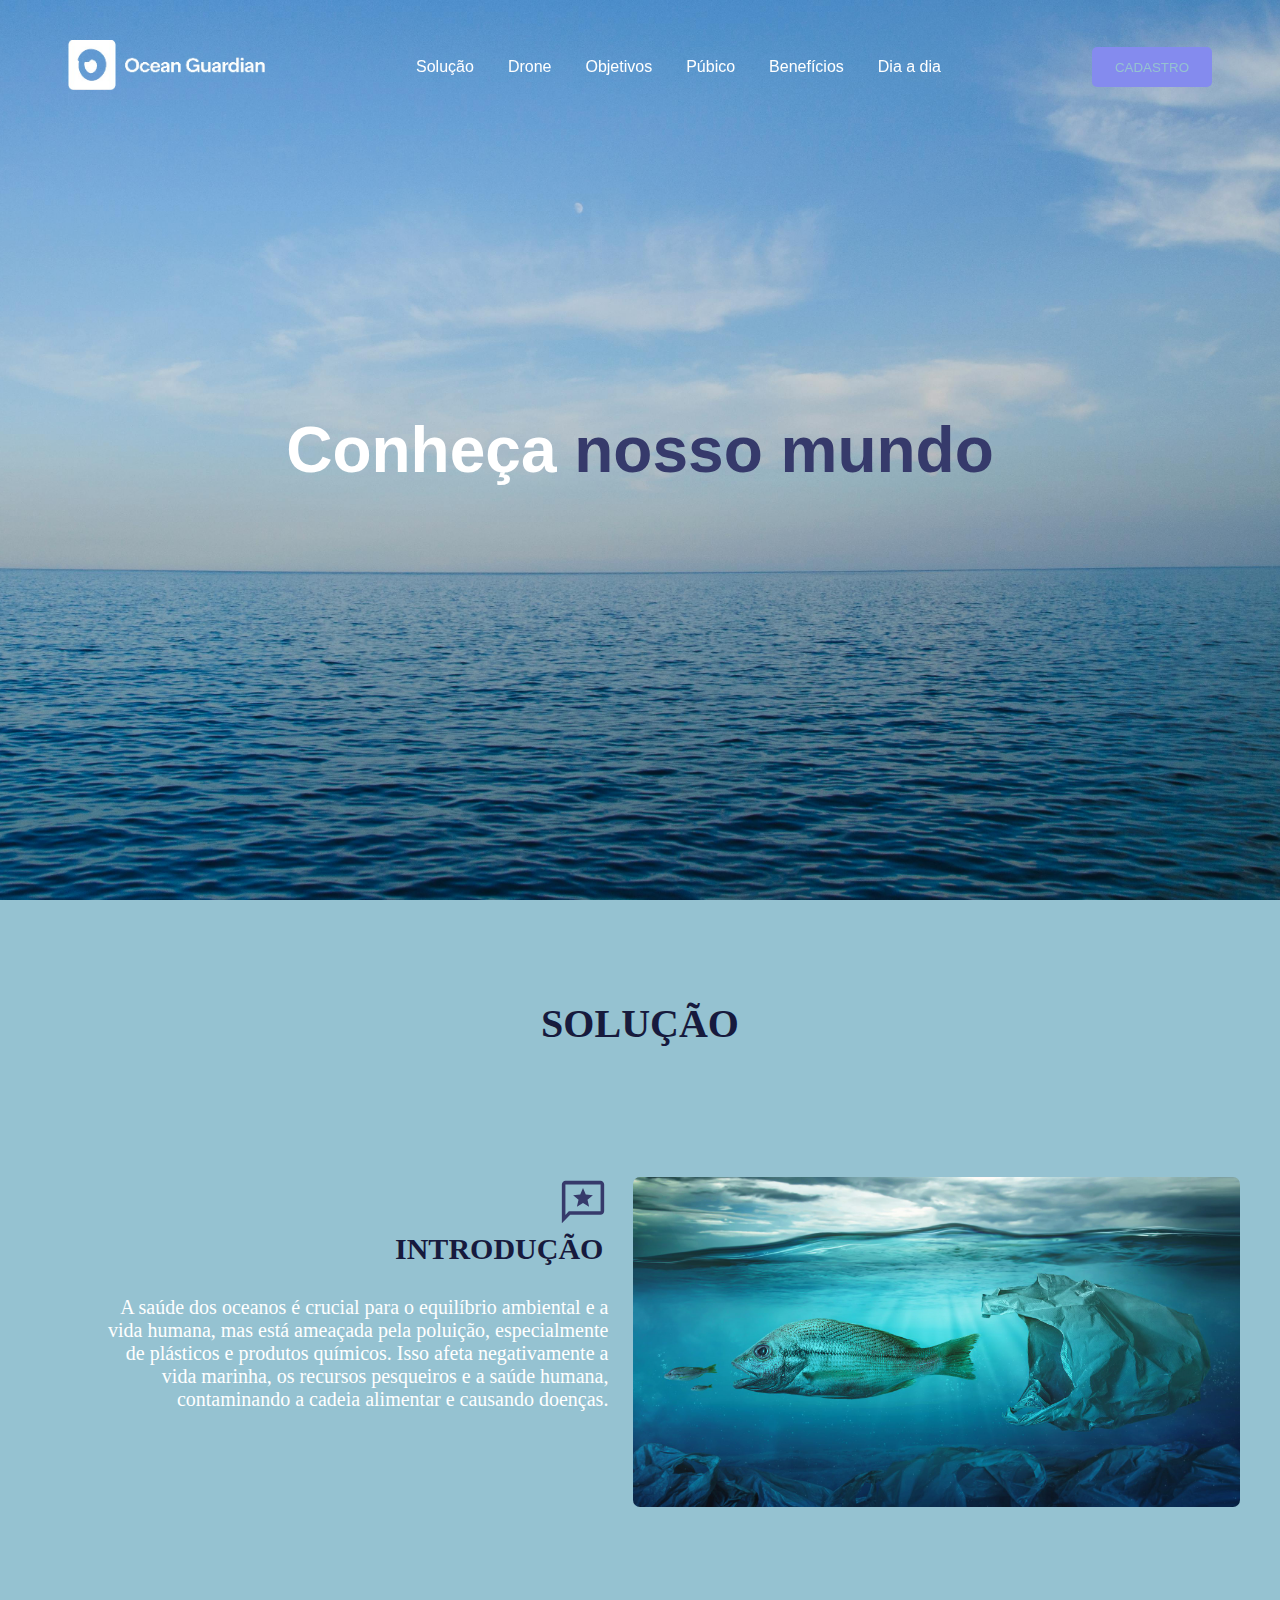
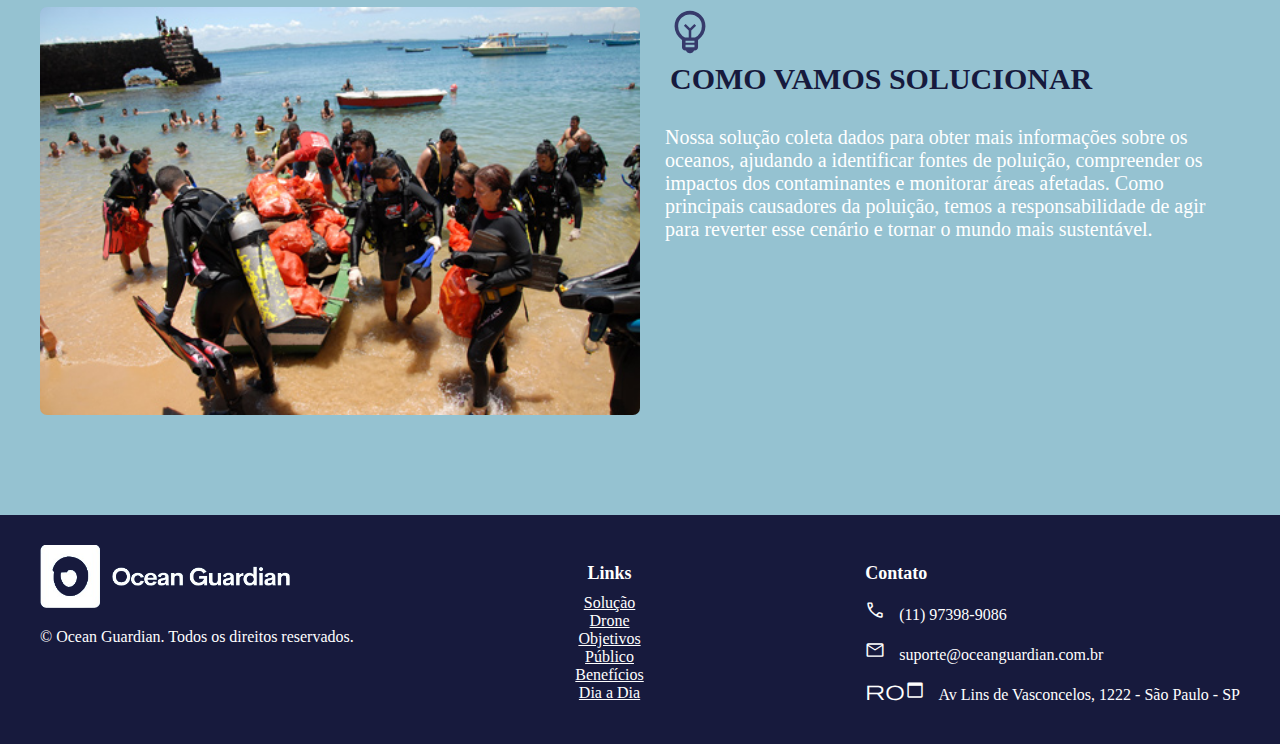
<file: html/index.html>
<!DOCTYPE html>
<html lang="pt-BR">
<head>
    <meta charset="UTF-8">
    <meta name="viewport" content="width=device-width, initial-scale=1.0">
    <title>Ocean Guardian</title>
    <link rel="stylesheet" href="../css/style.css">
    <link rel="stylesheet" href="https://fonts.googleapis.com/css2?family=Material+Symbols+Outlined:opsz,wght,FILL,GRAD@20..48,100..700,0..1,-50..200" />
</head>
<body>
    <header id="navbar"> 
        <div class="container">
          <div class="flex">   
            <a href="index.html"><img src="../img/logoOG.png" alt="logo" height="50px"/></a>
            <nav>
              <ul>
                <li><a href="index.html">Solução</a></li>
                <li><a href="secao2.html">Drone</a></li>
                <li><a href="secao3.html">Objetivos</a></li>
                <li><a href="secao3.html">Púbico</a></li>
                <li><a href="secao4.html">Benefícios</a></li>
                <li><a href="secao4.html">Dia a dia</a></li>
              </ul>
            </nav>
            <a href="secaocadastro.html"><button class="btn">CADASTRO</button> </a>
          </div>  
        </div>
    </header>
    <section class="banner">
        <h1>Conheça<span> nosso mundo</span></h1>
    </section>
    <div class="solucao">
        <h1>SOLUÇÃO</h1>
        <div class= "imgintroducao">
            <img src="../img/solucao.jpeg" height="330px">
            <div class="introducao">
                <span class="material-symbols-outlined" style="font-size: 50px;">reviews</span>
                <h2>INTRODUÇÃO</h2>
                <p>A saúde dos oceanos é crucial para o equilíbrio ambiental e a vida humana, mas está ameaçada pela poluição, especialmente de plásticos e produtos químicos. Isso afeta negativamente a vida marinha, os recursos pesqueiros e a saúde humana, contaminando a cadeia alimentar e causando doenças.</p>
            </div>
        </div>
        <div class="solucionar">
            <img src="../img/solucao2.jpg" height="408px" width="600px">
            <div class="bodysolucionar">
                <span class="material-symbols-outlined" style="font-size: 50px;">emoji_objects</span>
                <h2> COMO VAMOS SOLUCIONAR</h2>
                <p>Nossa solução coleta dados para obter mais informações sobre os oceanos, ajudando a identificar fontes de poluição, compreender os impactos dos contaminantes e monitorar áreas afetadas. Como principais causadores da poluição, temos a responsabilidade de agir para reverter esse cenário e tornar o mundo mais sustentável.</p>
            </div>
        </div>
    </div>
    <footer class="footer">
        <div class="container">
          <div class="footer-content">
            <div class="footer-section about">
              <img src="../img/logoOG.png" width="250px">
              <div className="footer-bottom">
            <p>
              &copy; Ocean Guardian. Todos os direitos reservados.
            </p>
          </div>
            </div>
            <div class="footer-section links">
              <h3>Links</h3>
              <ul>
                <li><a href="./index.html">Solução</a></li>
                <li><a href="./secao2.html">Drone</a></li>
                <li><a href="./secao3.html">Objetivos</a></li>
                <li><a href="./secao3.html">Público</a></li>
                <li><a href="./secao4.html">Benefícios</a></li>
                <li><a href="./secao4.html">Dia a Dia</a></li>
              </ul>
            </div>
            <div class="footer-section contact">
              <h3>Contato</h3>
              <p>
                <span class="material-symbols-outlined" style="font-size: 20px;">call</span>
                (11) 97398-9086
              </p>
              <p>
                <span class="material-symbols-outlined" style="font-size: 20px;">mail</span>
                suporte@oceanguardian.com.br
              </p>
              <p>
                <span class="material-symbols-outlined" style="font-size: 20px;">road</span> 
                Av Lins de Vasconcelos, 1222 - São Paulo - SP
              </p>
            </div>
          </div>
        </div>
      </footer>  
    <script src="../js/script.js"></script>
</body>
</html>
</file>
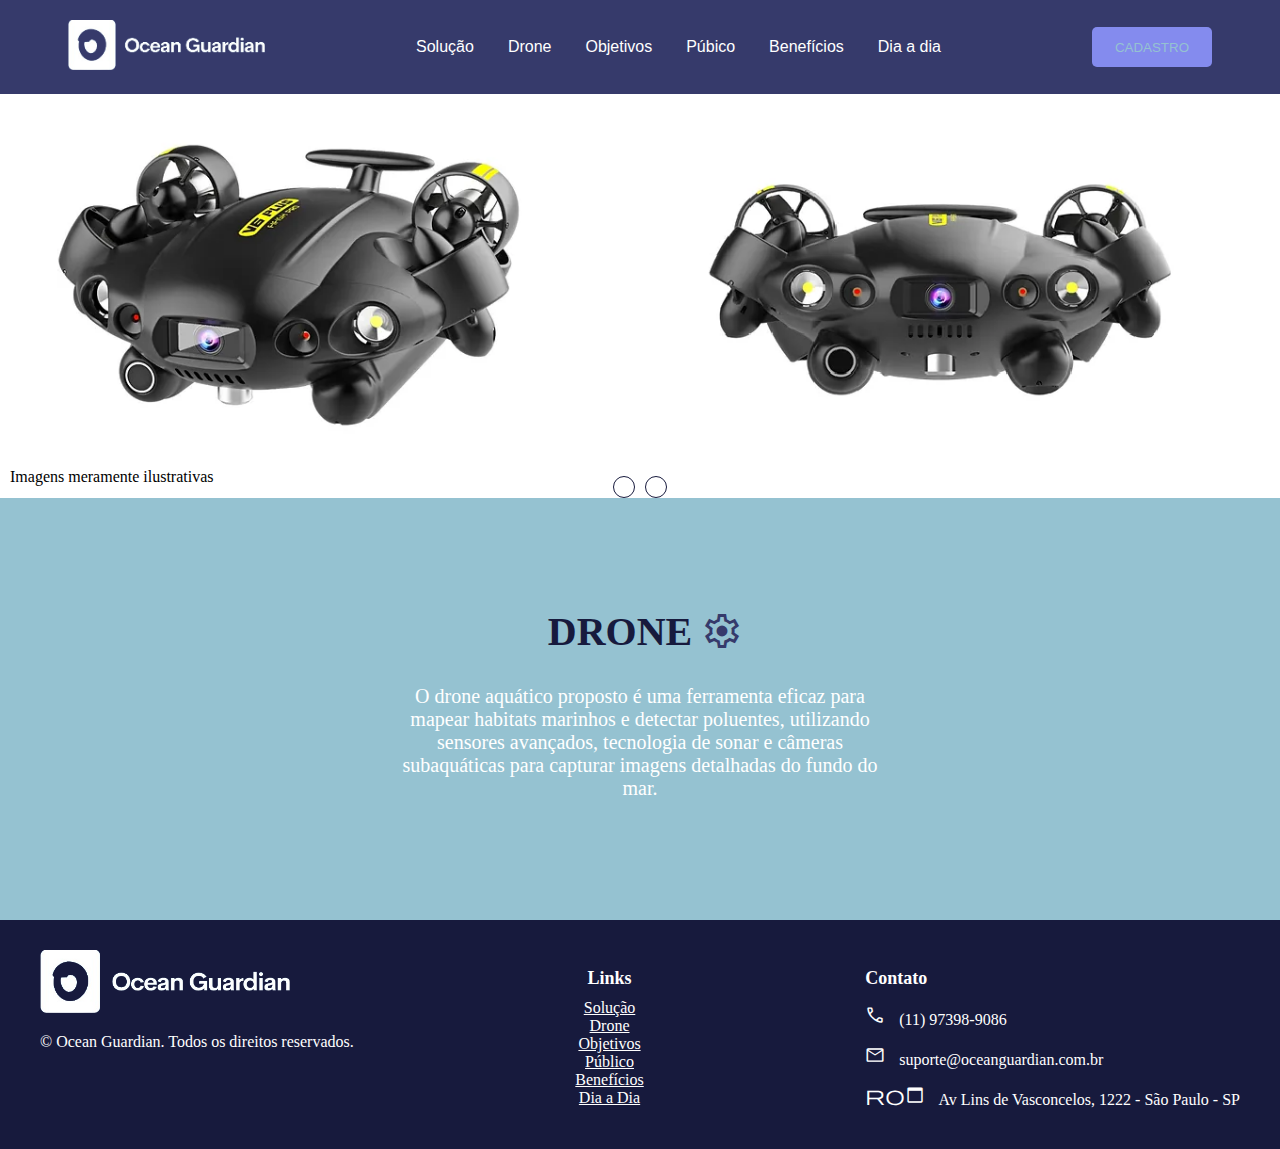
<file: html/secao2.html>
<!DOCTYPE html>
<html lang="pt-BR">
<head>
    <meta charset="UTF-8">
    <meta name="viewport" content="width=device-width, initial-scale=1.0">
    <title>Ocean Guardian</title>
    <link rel="stylesheet" href="../css/secao2.css">
    <link rel="stylesheet" href="https://fonts.googleapis.com/css2?family=Material+Symbols+Outlined:opsz,wght,FILL,GRAD@20..48,100..700,0..1,-50..200" />
</head>
<body>
    <header id="navbar"> 
        <div class="container">

            <div class="flex">
                
            <a href="index.html"><img src="../img/logoOG.png" alt="logo" height="50px"/></a>
            <nav>
                <ul>
                    <li><a href="index.html">Solução</a></li>
                    <li><a href="secao2.html">Drone</a></li>
                    <li><a href="secao3.html">Objetivos</a></li>
                    <li><a href="secao3.html">Púbico</a></li>
                    <li><a href="secao4.html">Benefícios</a></li>
                    <li><a href="secao4.html">Dia a dia</a></li>
                </ul>
            </nav>
            <a href="secaocadastro.html"><button class="btn">CADASTRO</button></a>
            </div>  
        </div>
    </header>

   <section class="carousel">
    <div class="slides">
      <input type="radio" name="radio-btn" id="radio1">
      <input type="radio" name="radio-btn" id="radio2">

      <div class="img first">
        <img src="../img/carousel1.png">
      </div>
      <div class="img">
        <img src="../img/carousel2.png">
      </div>
      <p>Imagens meramente ilustrativas</p>    
     </div>
    <div class="nav-manual">
      <label for="radio1" class="manual-btn1"></label>
      <label for="radio2" class="manual-btn2"></label>
    </div>
   </section>
   <div class="drone">
    <div class="txth1">
    <h1>DRONE</h1>
    <span class="material-symbols-outlined" style="font-size: 40px;">settings</span>
    </div>
    <p>
      O drone aquático proposto é uma ferramenta eficaz para mapear habitats marinhos e detectar poluentes, utilizando sensores avançados, tecnologia de sonar e câmeras subaquáticas para capturar imagens detalhadas do fundo do mar.</p>
   </div>

    <footer class="footer">
        <div class="container">
          <div class="footer-content">
            <div class="footer-section about">
              <img src="../img/logoOG.png" width="250px">
              <div className="footer-bottom">
            <p>
              &copy; Ocean Guardian. Todos os direitos reservados.
            </p>
          </div>
            </div>
            <div class="footer-section links">
              <h3>Links</h3>
              <ul>
                <li><a href="./index.html">Solução</a></li>
                <li><a href="./secao2.html">Drone</a></li>
                <li><a href="./secao3.html">Objetivos</a></li>
                <li><a href="./secao3.html">Público</a></li>
                <li><a href="./secao4.html">Benefícios</a></li>
                <li><a href="./secao4.html">Dia a Dia</a></li>
              </ul>
            </div>
            <div class="footer-section contact">
              <h3>Contato</h3>
              <p>
                <span class="material-symbols-outlined" style="font-size: 20px;">call</span>
                (11) 97398-9086
              </p>
              <p>
                <span class="material-symbols-outlined" style="font-size: 20px;">mail</span>
                suporte@oceanguardian.com.br
              </p>
              <p>
                <span class="material-symbols-outlined" style="font-size: 20px;">road</span> 
                Av Lins de Vasconcelos, 1222 - São Paulo - SP
              </p>
            </div>
          </div>
        </div>
      </footer> 
      <script src="../js/script.js"></script>
</body>
</html>
</file>
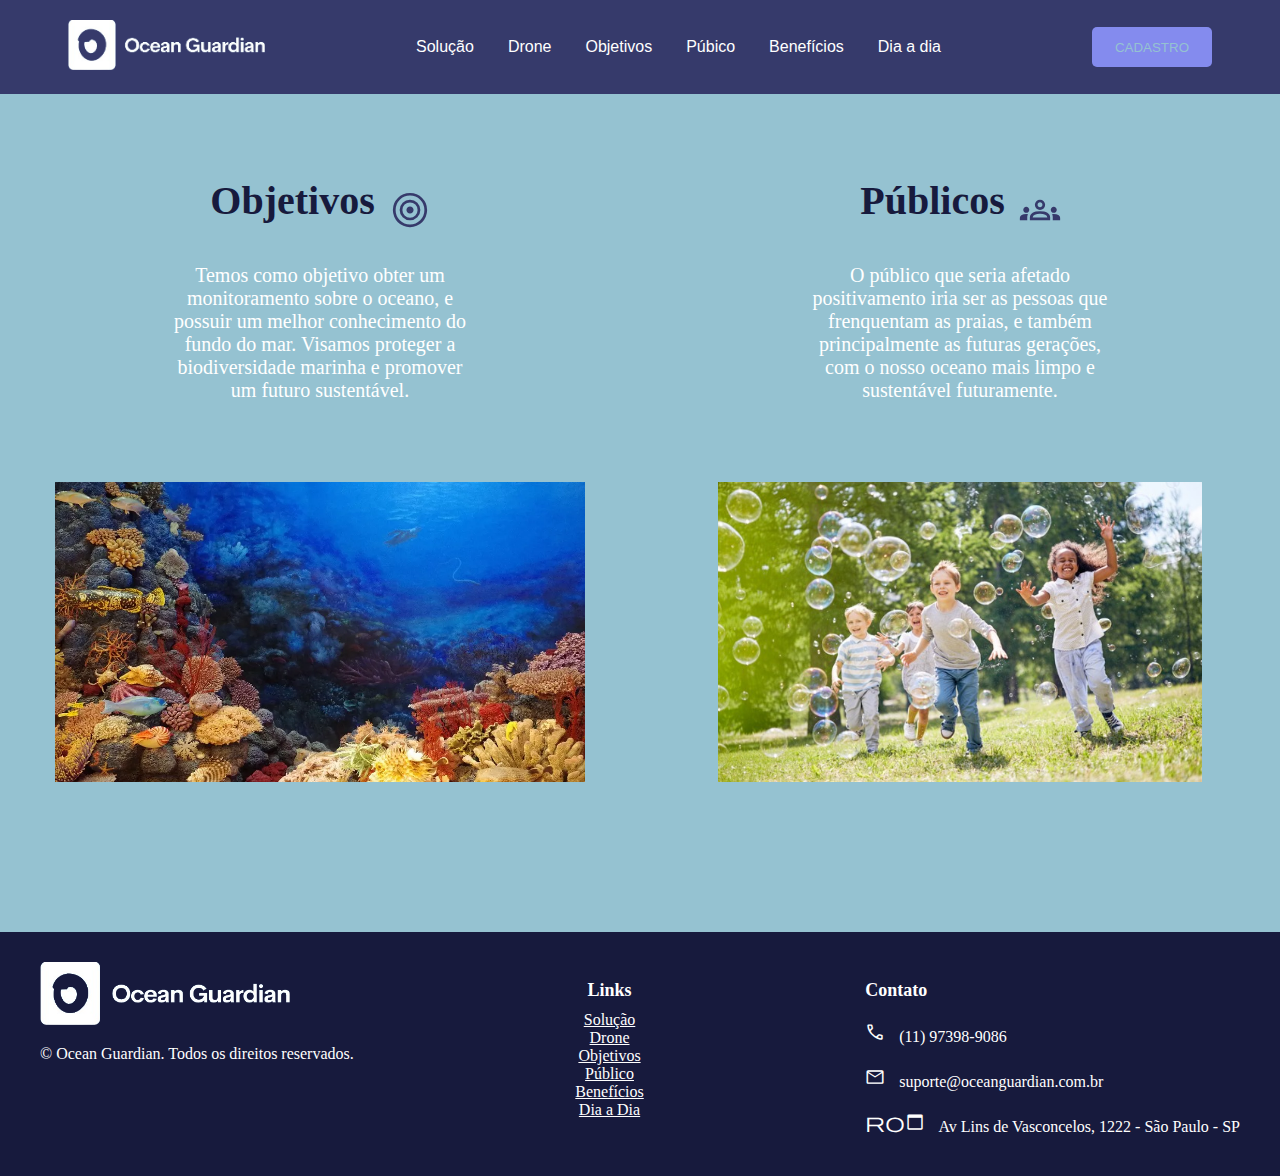
<file: html/secao3.html>
<!DOCTYPE html>
<html lang="pt-BR">
<head>
    <meta charset="UTF-8">
    <meta name="viewport" content="width=device-width, initial-scale=1.0">
    <title>Ocean Guardian</title>
    <link rel="stylesheet" href="../css/secao3.css">
    <link rel="stylesheet" href="https://fonts.googleapis.com/css2?family=Material+Symbols+Outlined:opsz,wght,FILL,GRAD@20..48,100..700,0..1,-50..200" />
</head>
<body>
    <header id="navbar"> 
        <div class="container">

            <div class="flex">
                
            <a href="index.html"><img src="../img/logoOG.png" alt="logo" height="50px"/></a>
            <nav>
                <ul>
                    <li><a href="index.html">Solução</a></li>
                    <li><a href="secao2.html">Drone</a></li>
                    <li><a href="secao3.html">Objetivos</a></li>
                    <li><a href="secao3.html">Púbico</a></li>
                    <li><a href="secao4.html">Benefícios</a></li>
                    <li><a href="secao4.html">Dia a dia</a></li>
                </ul>
            </nav>
            <a href="secaocadastro.html"><button class="btn">CADASTRO</button> </a>
            </div>  
        </div>
    </header>
    <div class="main">
      <section class="obj">
        <div class="h1icon">
        <h1>Objetivos</h1>
        <span class="material-symbols-outlined" style="font-size: 40px;">target</span>
        </div>
        <p>Temos como objetivo obter um monitoramento sobre o oceano, e possuir um melhor conhecimento do fundo do mar. Visamos proteger a biodiversidade marinha e promover um futuro sustentável.</p>
        <img src="../img/obj.png" height="300px">
      </section>
      <section class="pub">
        <div class="h1icon">
        <h1>Públicos</h1>
        <span class="material-symbols-outlined" style="font-size: 40px;">groups</span>
        </div>
        <p>O público que seria afetado positivamento iria ser as pessoas que frenquentam as praias, e também principalmente as futuras gerações, com o nosso oceano mais limpo e sustentável futuramente.</p>
        <img src="../img/fg.jpg" height="300px">
      </section>
    </div>
    <footer class="footer">
        <div class="container">
          <div class="footer-content">
            <div class="footer-section about">
              <img src="../img/logoOG.png" width="250px">
              <div className="footer-bottom">
            <p>
              &copy; Ocean Guardian. Todos os direitos reservados.
            </p>
          </div>
            </div>
            <div class="footer-section links">
              <h3>Links</h3>
              <ul>
                <li><a href="./index.html">Solução</a></li>
                <li><a href="./secao2.html">Drone</a></li>
                <li><a href="./secao3.html">Objetivos</a></li>
                <li><a href="./secao3.html">Público</a></li>
                <li><a href="./secao4.html">Benefícios</a></li>
                <li><a href="./secao4.html">Dia a Dia</a></li>
              </ul>
            </div>
            <div class="footer-section contact">
              <h3>Contato</h3>
              <p>
                <span class="material-symbols-outlined" style="font-size: 20px;">call</span>
                (11) 97398-9086
              </p>
              <p>
                <span class="material-symbols-outlined" style="font-size: 20px;">mail</span>
                suporte@oceanguardian.com.br
              </p>
              <p>
                <span class="material-symbols-outlined" style="font-size: 20px;">road</span> 
                Av Lins de Vasconcelos, 1222 - São Paulo - SP
              </p>
            </div>
          </div>
        </div>
      </footer> 
</body>
</html>
</file>
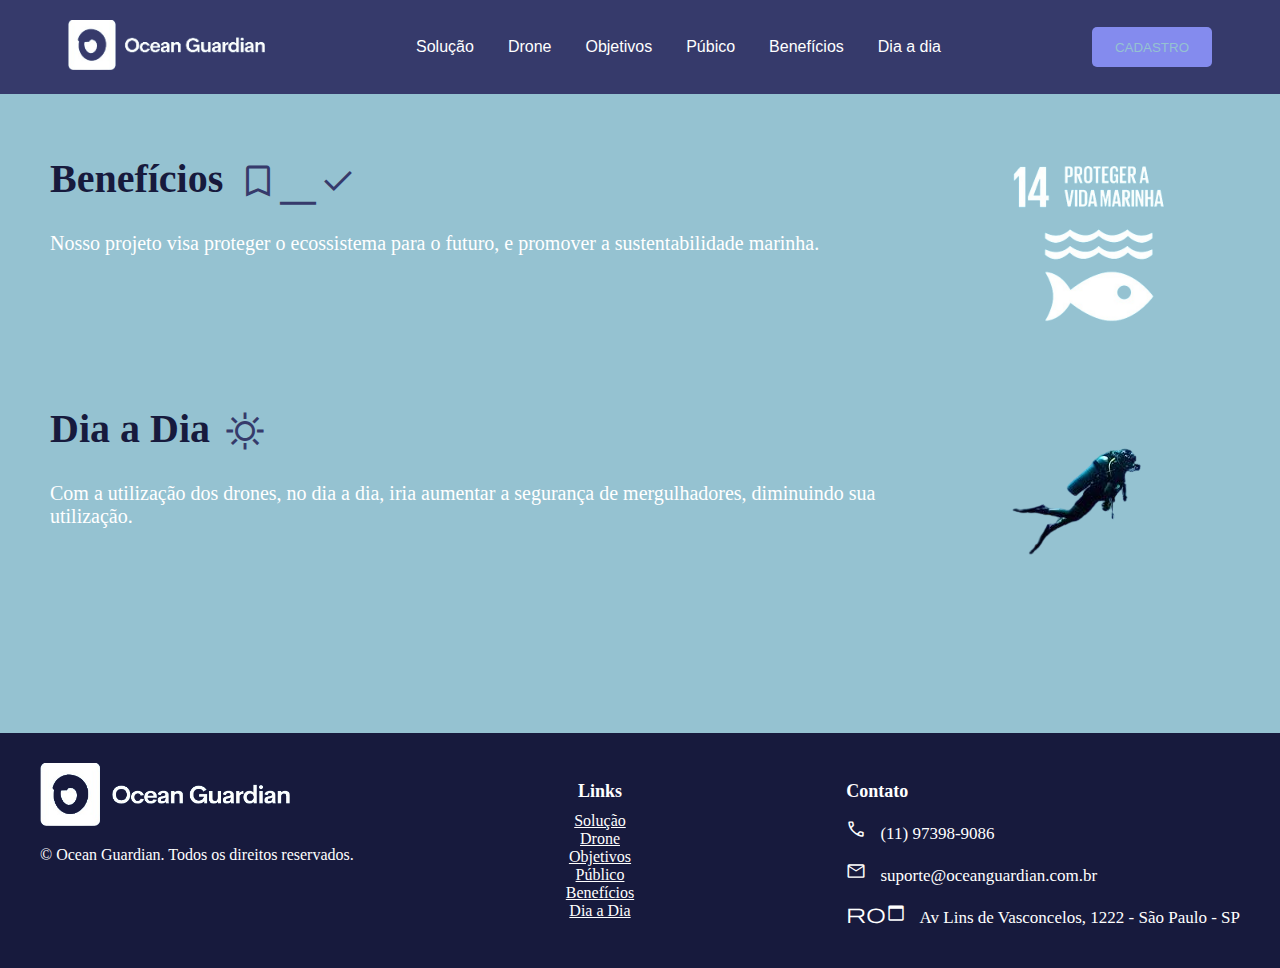
<file: html/secao4.html>
<!DOCTYPE html>
<html lang="pt-BR">
<head>
    <meta charset="UTF-8">
    <meta name="viewport" content="width=device-width, initial-scale=1.0">
    <title>Ocean Guardian</title>
    <link rel="stylesheet" href="../css/secao4.css">
    <link rel="stylesheet" href="https://fonts.googleapis.com/css2?family=Material+Symbols+Outlined:opsz,wght,FILL,GRAD@20..48,100..700,0..1,-50..200" />
</head>
<body>
    <header id="navbar"> 
        <div class="container">

            <div class="flex">
                
            <a href="index.html"><img src="../img/logoOG.png" alt="logo" height="50px"/></a>
            <nav>
                <ul>
                    <li><a href="index.html">Solução</a></li>
                    <li><a href="secao2.html">Drone</a></li>
                    <li><a href="secao3.html">Objetivos</a></li>
                    <li><a href="secao3.html">Púbico</a></li>
                    <li><a href="secao4.html">Benefícios</a></li>
                    <li><a href="secao4.html">Dia a dia</a></li>
                </ul>
            </nav>
            <a href="secaocadastro.html"><button class="btn">CADASTRO</button> </a>
            </div>  
        </div>
    </header>
    <div class="main">
      <section class="beneficios">
        <div class="bodybenficios">
          <div class="logo">
            <h1>Benefícios</h1>
            <span class="material-symbols-outlined" style="font-size: 40px;">bookmark_check</span>
          </div>
          <p>Nosso projeto visa proteger o ecossistema para o futuro, e promover a sustentabilidade marinha.</p>
        </div>
        <img src="../img/Objetivo_Desenvolvimento_Sustentável_14_PT-removebg-preview.png" height="200px">
      </section>
      <section class="dia">
        <div class="bodybenficios">
        <div class="logo">
          <h1>Dia a Dia</h1>
          <span class="material-symbols-outlined" style="font-size: 40px;">clear_day</span>
        </div>
          <p>Com a utilização dos drones, no dia a dia, iria aumentar a segurança de mergulhadores, diminuindo sua utilização.</p>
        </div>
        <img src="../img/mergulhador.png">
      </section>
    </div>
    <footer class="footer">
        <div class="container">
          <div class="footer-content">
            <div class="footer-section.about">
              <img src="../img/logoOG.png" width="250px">
              <div className="footer-bottom">
            <p>
              &copy; Ocean Guardian. Todos os direitos reservados.
            </p>
          </div>
            </div>
            <div class="footer-section links">
              <h3>Links</h3>
              <ul>
                <li><a href="./index.html">Solução</a></li>
                <li><a href="./secao2.html">Drone</a></li>
                <li><a href="./secao3.html">Objetivos</a></li>
                <li><a href="./secao3.html">Público</a></li>
                <li><a href="./secao4.html">Benefícios</a></li>
                <li><a href="./secao4.html">Dia a Dia</a></li>
              </ul>
            </div>
            <div class="footer-section contact">
              <h3>Contato</h3>
              <p>
                <span class="material-symbols-outlined" style="font-size: 20px;">call</span>
                (11) 97398-9086
              </p>
              <p>
                <span class="material-symbols-outlined" style="font-size: 20px;">mail</span>
                suporte@oceanguardian.com.br
              </p>
              <p>
                <span class="material-symbols-outlined" style="font-size: 20px;">road</span> 
                Av Lins de Vasconcelos, 1222 - São Paulo - SP
              </p>
            </div>
          </div>
        </div>
      </footer> 
</body>
</html>
</file>
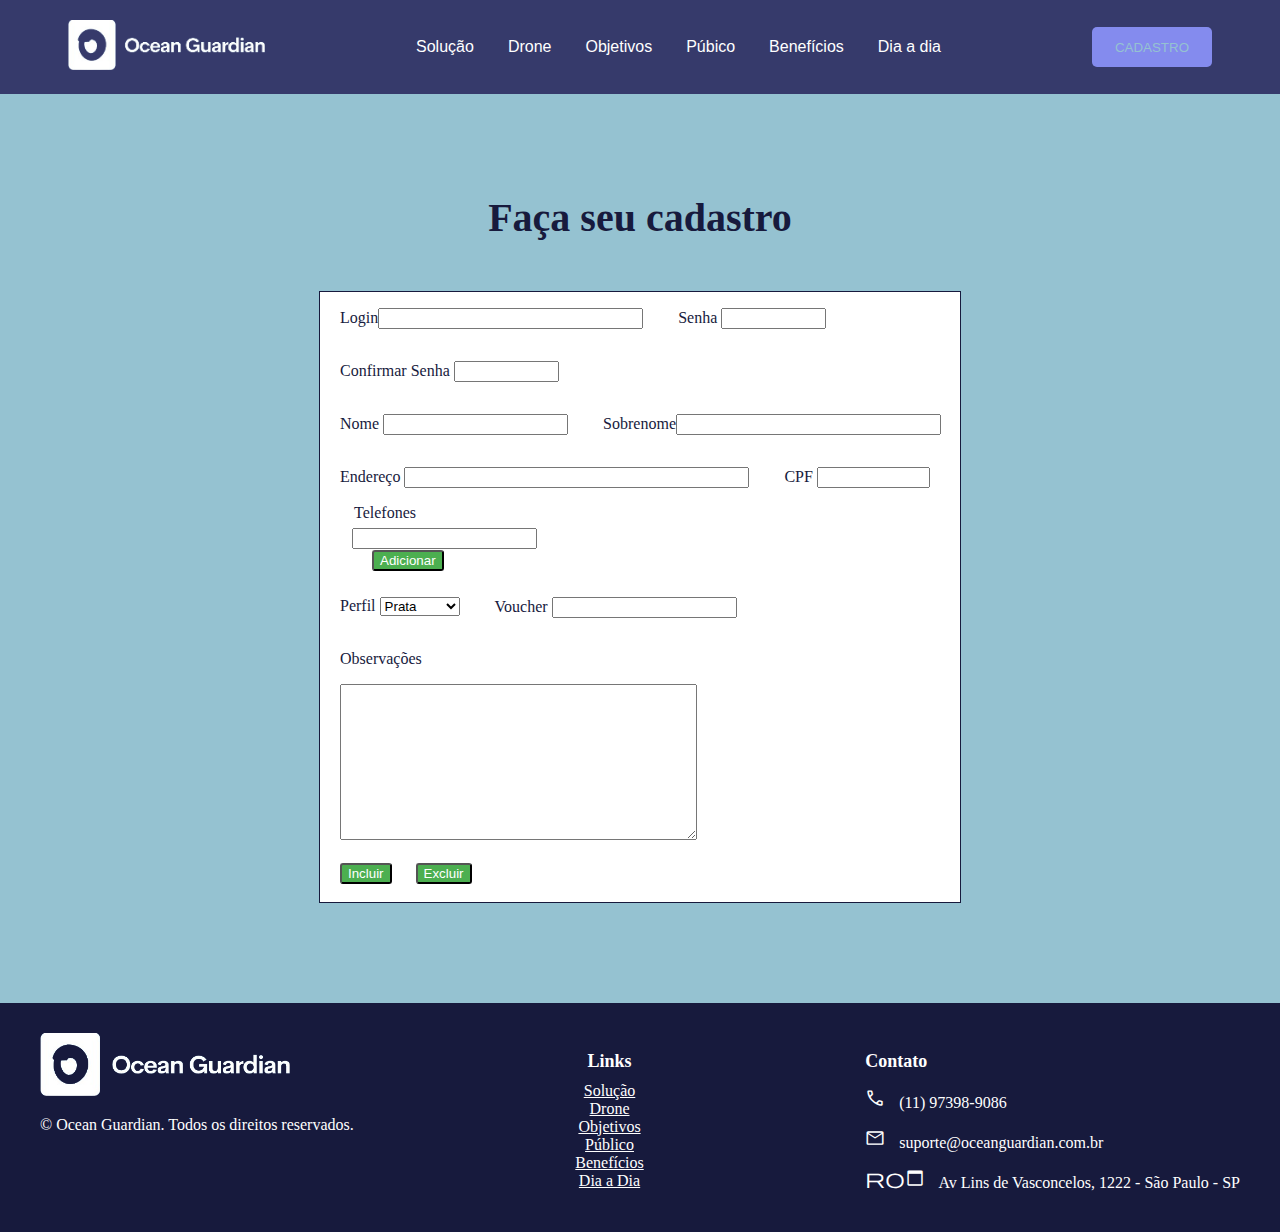
<file: html/secaocadastro.html>
<!DOCTYPE html>
<html lang="en">
<head>
  <meta charset="UTF-8">
  <meta name="viewport" content="width=device-width, initial-scale=1.0">
  <title>Ocean Guardian</title>
  <link rel="stylesheet" href="/css/cadastro.css">
  <link rel="stylesheet" href="https://fonts.googleapis.com/css2?family=Material+Symbols+Outlined:opsz,wght,FILL,GRAD@20..48,100..700,0..1,-50..200" />
</head>
<body>  
  <header id="navbar"> 
    <div class="container">

        <div class="flex">
            
        <a href="index.html"><img src="/img/logoOG.png" alt="logo" height="50px"/></a>
        <nav>
            <ul>
                <li><a href="index.html">Solução</a></li>
                <li><a href="secao2.html">Drone</a></li>
                <li><a href="secao3.html">Objetivos</a></li>
                <li><a href="secao3.html">Púbico</a></li>
                <li><a href="secao4.html">Benefícios</a></li>
                <li><a href="secao4.html">Dia a dia</a></li>
            </ul>
        </nav>
        <a href="secaocadastro.html"><button class="btn">CADASTRO</button></a>
        </div>  
    </div>
</header>
<h1>Faça seu cadastro</h1>
<form id="form">
      <div class="linha1">
          <p align = "left">Login<input type="text" size="30" maxlength="50" id="login"></p>
          <p align = "left">Senha <input type="password" size="10" maxlength="16" ></p>
      </div>
      <p align = "left">Confirmar Senha <input type="password" size="10" maxlength="16"></p>
      <div class="linha2">
          <p align = "left">Nome <input type="text" size="20" maxlength="40" id="nome"></p>
          <p align = "left">Sobrenome<input type="text" size="30" maxlength="40" id="sobrenome"></p>
      </div>
      <div class="linha3">
      <p align = "left">Endereço <input type="text" size="40" maxlength="70" id="endereco" class="endereco"></p>
      <p align = "left">CPF <input type="text" size="11" id="cpf"></p>
      </div>
      <fieldset class="multiple-field" width="10">
          <legend>Telefones</legend>
          <div><input name="telefone"/></div>
      </fieldset>
      <div class="linha4">        
          <p align = "left">Perfil <select name="Perfil" class="perfil">
          <option value="Prata">Prata</option>
          <option value="Ouro">Ouro</option>
          <option value="Diamante">Diamante</option>
          </select>
          <p align = "left">Voucher <input type="text" size="20" id="Voucher"></p>
      </div>
      <p align = "left">Observações</p>
      <textarea name="observacao" rows="10" cols="42"></textarea>
      <br><br>
      <button  onclick="agradecerCadastro()">Incluir</button> <button>Excluir</button> <br><br>
  </form>
  <footer class="footer">
    <div class="container">
      <div class="footer-content">
        <div class="footer-section about">
          <img src="/img/logoOG.png" width="250px">
          <div className="footer-bottom">
        <p>
          &copy; Ocean Guardian. Todos os direitos reservados.
        </p>
      </div>
        </div>
        <div class="footer-section links">
          <h3>Links</h3>
          <ul>
            <li><a href="./index.html">Solução</a></li>
            <li><a href="./secao2.html">Drone</a></li>
            <li><a href="./secao3.html">Objetivos</a></li>
            <li><a href="./secao3.html">Público</a></li>
            <li><a href="./secao4.html">Benefícios</a></li>
            <li><a href="./secao4.html">Dia a Dia</a></li>
          </ul>
        </div>
        <div class="footer-section contact">
          <h3>Contato</h3>
          <p>
            <span class="material-symbols-outlined" style="font-size: 20px;">call</span>
            (11) 97398-9086
          </p>
          <p>
            <span class="material-symbols-outlined" style="font-size: 20px;">mail</span>
            suporte@oceanguardian.com.br
          </p>
          <p>
            <span class="material-symbols-outlined" style="font-size: 20px;">road</span> 
            Av Lins de Vasconcelos, 1222 - São Paulo - SP
          </p>
        </div>
      </div>
    </div>
  </footer> 
  <script src="/js/cadastro.js"></script>
</body>
</html>
</file>
<file: css/style.css>
body{
  margin: 0;
  background-color: rgb(149, 194, 209);
}
.container{
  max-width: 1280px;
  margin: auto;
}

.flex{
  display: flex;
  align-items: center;
  justify-content: space-around;
}

header{
  width: 100%;
  padding-top: 40px;
  padding-bottom: 60px;
  position: fixed;
  top: 0;
  left: 0;
  transition: 1s;
}

header.scrollar{
  background-color: #363A6B;
  padding-top: 20px;
  padding-bottom: 20px;
}

.btn{
  width: 120px;
  height: 40px;
  border-radius: 5px;
  border: 0;
  background-color: #848bee;
  color: rgb(149, 194, 209);
}


header ul{
  list-style-type: none;
  padding: 0;
}

header ul li{
  display: inline-block;
  margin: 0 15px;
}

header ul li a{
  color: white;
  text-decoration: none;
  font-family: 'Franklin Gothic Medium', 'Arial Narrow', Arial, sans-serif;
}

.banner{
  height: 100vh;
  background-image: url(../img/bg.jpg);
  background-position: center;
  background-repeat: no-repeat;
  background-size: cover;
  display: flex;
  align-items: center;
  justify-content: center;
  font-family: 'Franklin Gothic Medium', 'Arial Narrow', Arial, sans-serif
}

.banner h1{
  font-size: 4em;
  color: white;
}

.banner h1 span{
  color: #363A6B;
}

.solucao{
  margin-right: 40px;
  margin-left: 40px;
}

.solucao h1{
  color: #171a3d;
  font-size: 40px;
  display: flex;
  justify-content: center;
  margin-top: 100px;
  font-weight: bold;
  margin-bottom: 130px;
}

.solucao h2{
  color: #171a3d;
  font-size: 30px;
  display: flex;
  justify-content: center;
  font-weight: bold;
  margin: 5px;
  margin-bottom: 20px;
}

.solucao img{
  border-radius: 7px;
}

.introducao p{
  width: 90%;
  margin-top: 10px;
}

.solucao p{
  color: white;
  font-size: 20px;
}

.introducao{
  display: flex;
  flex-direction: column;
  align-items: flex-end;
  text-align: end;
  margin-right: 25px;
}

.solucao .material-symbols-outlined {
  font-variation-settings:
  'FILL' 0,
  'wght' 500,
  'GRAD' 0,
  'opsz' 50;
  color: #363A6B;
}

.imgintroducao{
  display: flex;
  flex-direction: row-reverse;
  margin-bottom: 100px;
}

.solucionar{
  display: flex;
   flex-direction: row;
   margin-top: 50px;
   margin-bottom: 40px;
}

.bodysolucionar{
  display: flex;
  flex-direction: column;
  align-items: flex-start;
  text-align: start;
  margin-left: 25px;
}

.bodysolucionar p{
  margin-top: 10px;
}


.footer {
  background: #171a3d;
  padding: 30px 0;
  color: #ffffff;
  position: relative;
  bottom: 0;
  width: 100%;
  margin-top: 100px;
}

.footer .container {
  max-width: 1200px;
  margin: 0 auto;
  padding: 0 20px;
}

.footer-content {
  display: flex;
  justify-content: space-between;
}

.footer-section p {
  margin-bottom: 10px;
}

.footer-section.links h3 {
  text-align: center;
  font-size: 18px;
  font-weight: 600;
  margin-bottom: 10px;
}

.footer-section ul {
  text-align:center;
  list-style: none;
  padding: 0;
  margin: 0;
}

.footer-section ul li a {
  color: #ffffff;
}

.footer-section.contact h3 {
  font-size: 18px;
  font-weight: 600;
  margin-bottom: 10px;
}

.footer-bottom p a:hover {
  text-decoration: underline;
}

.footer .material-symbols-outlined {
  font-variation-settings:
  'FILL' 0,
  'wght' 500,
  'GRAD' 0,
  'opsz' 50;
  margin-right: 10px;
  color: white;
}

@media screen and (max-width: 900px){
  nav{
    display: none;
  }
  .imgintroducao, .solucionar{
    display: flex;
    flex-direction: column;
  }

  .solucionar img{
    width: 100%;
    height: auto;
  }

  .banner h1{
    text-align: center;
    font-size: 60px;
  }

  .footer-section.contact{
    display: none;
  }

  .footer{
    display: flex;
    justify-content: space-between;
    width: 100%;
  }

  .footer-section.links{
    margin-left: 40px;
  }
}
</file>
<file: css/secao2.css>
body{
  margin: 0;
  background-color: rgb(149, 194, 209);
}

header{
  width: 100%;
  background-color: #363A6B;
  padding-top: 20px;
  padding-bottom: 20px;
  position: fixed;
  top: 0;
  left: 0;
  margin-bottom: 100px;
}

header ul{
  list-style-type: none;
  padding: 0;
}

header ul li{
  display: inline-block;
  margin: 0 15px;
}

header ul li a{
  color: white;
  text-decoration: none;
  font-family: 'Franklin Gothic Medium', 'Arial Narrow', Arial, sans-serif;
}

.btn{
  width: 120px;
  height: 40px;
  border-radius: 5px;
  border: 0;
  background-color: #848bee;
  color: rgb(149, 194, 209);
}

.flex{
  display: flex;
  align-items: center;
  justify-content: space-around;
}

section{
  margin: 0 auto;
  width: 100%;
  height: auto;
  padding: 0;
  overflow: hidden;
}

.slides{
  width: 400%;
  height: auto;
  display: flex;
}

.slides input{
  display: none;
}

.img{
  width: 25%;
  height: auto;
  transition: 0.8s;
  margin-top: 94px;
}

.slides p{
  position: absolute;
  color: black;
  align-self: flex-end;
  margin-left: 10px;
}

.img img{
  width: 100%;
}

.nav-manual{
  position: relative;
  width: 100%;
  margin-top: -26px;
  display: flex;
  justify-content: center;
}

.nav-manual label{
  border: 1px solid #171a3d;
  padding: 10px;
  border-radius: 50%;
  cursor: pointer;
  transition: 0.5s;
}

.nav-manual label:not(:last-child){
  margin-right: 10px;
}

.nav-manual label:hover{
  background-color: #171a3d;
}

#radio1:checked ~ .nav-manual .manual-btn1{
  background-color: #171a3d;
}

#radio2:checked ~ .nav-manual .manual-btn2{
  background-color: #171a3d;
}

#radio1:checked ~ .first{
  margin-left: 0%;
}

#radio2:checked ~ .first{
  margin-left: -25%;
}

.drone{
  display: flex;
  flex-direction: column;
  align-items: center;
  margin-top: 100px;
}

.material-symbols-outlined {
  font-variation-settings:
  'FILL' 0,
  'wght' 500,
  'GRAD' 0,
  'opsz' 50;
  color: #363A6B;

}

.txth1{
  display: flex;
  flex-direction: row;
  align-items: center;
}

h1{
  color: #171a3d;
  font-size: 40px;
  display: flex;
  justify-content: center;
  font-weight: bold;
  margin: 10px;
}

.drone p{
  color: white;
  font-size: 20px;
  width: 40%;
  text-align: center;
}

.footer {
  background: #171a3d;
  padding: 30px 0;
  color: #ffffff;
  position: relative;
  bottom: 0;
  width: 100%;
  margin-top: 100px;
}

.footer .container {
  max-width: 1200px;
  margin: 0 auto;
  padding: 0 20px;
}

.footer-content {
  display: flex;
  justify-content: space-between;
}

.footer-section p {
  margin-bottom: 10px;
}

.footer-section.links h3 {
  text-align: center;
  font-size: 18px;
  font-weight: 600;
  margin-bottom: 10px;
}

.footer-section ul {
  text-align:center;
  list-style: none;
  padding: 0;
  margin: 0;
}

.footer-section ul li a {
  color: #ffffff;
}

.footer-section.contact h3 {
  font-size: 18px;
  font-weight: 600;
  margin-bottom: 10px;
}

.footer-bottom p a:hover {
  text-decoration: underline;
}

.footer .material-symbols-outlined {
  font-variation-settings:
  'FILL' 0,
  'wght' 500,
  'GRAD' 0,
  'opsz' 50;
  margin-right: 10px;
  color: white;
}


@media screen and (max-width: 900px){
  nav{
    display: none;
  }
  .slides p{
    font-size: 10px;
  }

  .drone p{
    width: 80%;
  }
  .footer-section.contact{
    display: none;
  }

  .footer{
    display: flex;
    justify-content: space-between;
  }

  .footer-section.links{
    margin-left: 40px;
  }
}
</file>
<file: css/secao3.css>
body{
  margin: 0;
  background-color: rgb(149, 194, 209);
} 

header{
  width: 100%;
  background-color: #363A6B;
  padding-top: 20px;
  padding-bottom: 20px;
  position: fixed;
  top: 0;
  left: 0;
  margin-bottom: 100px;
}

header ul{
  list-style-type: none;
  padding: 0;
}

header ul li{
  display: inline-block;
  margin: 0 15px;
}

header ul li a{
  color: white;
  text-decoration: none;
  font-family: 'Franklin Gothic Medium', 'Arial Narrow', Arial, sans-serif;
}

.btn{
  width: 120px;
  height: 40px;
  border-radius: 5px;
  border: 0;
  background-color: #848bee;
  color: rgb(149, 194, 209);
}

.flex{
  display: flex;
  align-items: center;
  justify-content: space-around;
}

.h1icon{
  display: flex;
  text-align: center;
}

.obj{
  display: flex;
  flex-direction: column;
  justify-content: center;
  align-items: center;
  width: 300px;
  height: 100%;
}

.obj p{
  color: white;
  font-size: 20px;
  margin-top: 30px;
  width: 100%;
  text-align: center;
  margin-bottom: 80px;
}

.pub{
    display: flex;
    flex-direction: column;
    justify-content: center;
    align-items: center;
    width: 300px;
    height: 100%;
}

.pub p{
  color: white;
  font-size: 20px;
  margin-top: 30px;
  width: 100%;
  text-align: center;
  margin-bottom: 80px;
}


.main{
  display: flex;
  flex-direction: row;
  margin-top: 150px;
  justify-content: space-around;
}

.material-symbols-outlined {
  font-variation-settings:
  'FILL' 0,
  'wght' 500,
  'GRAD' 0,
  'opsz' 50;
  color: #363A6B;
  position: relative;
  margin-top: 40px;
}

h1{
  color: #171a3d;
  font-size: 40px;
  font-weight: bold;
  margin-bottom: 10px;
  margin-right: 15px;
}


.footer {
  background: #171a3d;
  padding: 30px 0;
  color: #ffffff;
  position: relative;
  bottom: 0;
  margin-top: 150px;
}

.footer .container {
  max-width: 1200px;
  margin: 0 auto;
  padding: 0 20px;
}

.footer-content {
  display: flex;
  justify-content: space-between;
}

.footer-section p {
  margin-bottom: 10px;
}

.footer-section.links h3 {
  text-align: center;
  font-size: 18px;
  font-weight: 600;
  margin-bottom: 10px;
}

.footer-section ul {
  text-align:center;
  list-style: none;
  padding: 0;
  margin: 0;
}

.footer-section ul li a {
  color: #ffffff;
}

.footer-section.contact h3 {
  font-size: 18px;
  font-weight: 600;
  margin-bottom: 10px;
}

.footer-bottom p a:hover {
  text-decoration: underline;
}

.footer .material-symbols-outlined {
  font-variation-settings:
  'FILL' 0,
  'wght' 500,
  'GRAD' 0,
  'opsz' 50;
  margin-right: 10px;
  color: white;
  margin-top: 5px;
}

@media screen and (max-width: 900px){
  nav{
    display: none;
  }

  .main{
    display: flex;
    flex-direction: column;
    align-items: center;
  }

  .main img{
    width: 100%;
    height: auto;
  }

  .obj p, .pub p{
    margin-bottom: 30px;
  }

  .obj{
    margin-bottom: 100px;
  }

  .footer-section.contact{
    display: none;
  }

  .footer{
    display: flex;
    justify-content: space-between;
  }

  .footer-section.links{
    margin-left: 40px;
  }
}
</file>
<file: css/secao4.css>
body{
  margin: 0;
  background-color: rgb(149, 194, 209);
}

header{
  width: 100%;
  background-color: #363A6B;
  padding-top: 20px;
  padding-bottom: 20px;
  position: fixed;
  top: 0;
  left: 0;
}

header ul{
  list-style-type: none;
  padding: 0;
}

header ul li{
  display: inline-block;
  margin: 0 15px;
}

header ul li a{
  color: white;
  text-decoration: none;
  font-family: 'Franklin Gothic Medium', 'Arial Narrow', Arial, sans-serif;
}

.btn{
  width: 120px;
  height: 40px;
  border-radius: 5px;
  border: 0;
  background-color: #848bee;
  color: rgb(149, 194, 209);
}

.flex{
  display: flex;
  align-items: center;
  justify-content: space-around;
}

.beneficios{
    display: flex;
    margin-bottom: 50px;
}

.dia{
  display: flex;
}


h1{
  color: #171a3d;
  font-size: 40px;
  font-weight: bold;
  margin-bottom: 10px;
  margin-right: 15px;
  margin-top: 5px;
}

.beneficios p{
  margin-right: 180px;
  color: white;
  font-size: 20px;
}

.main p{
  color: white;
  font-size: 20px;
}

.main{
  margin: 150px 50px;

}

.logo{
  display: flex;
}

.material-symbols-outlined {
  font-variation-settings:
  'FILL' 0,
  'wght' 500,
  'GRAD' 0,
  'opsz' 50;
  color: #363A6B;
  align-self: center;
}

.footer {
  background: #171a3d;
  padding: 30px 0;
  color: #ffffff;
  position: relative;
  bottom: 0;
  width: 100%;
  margin-top: 100px;
}

.footer .container {
  max-width: 1200px;
  margin: 0 auto;
  padding: 0 20px;
}

.footer-content {
  display: flex;
  justify-content: space-between;
}

.footer-section p {
  margin-bottom: 10px;
}

.footer-section.links h3 {
  text-align: center;
  font-size: 18px;
  font-weight: 600;
  margin-bottom: 10px;
}

.footer-section ul {
  text-align:center;
  list-style: none;
  padding: 0;
  margin: 0;
}

.footer-section ul li a {
  color: #ffffff;
}

.footer-section.contact h3 {
  font-size: 18px;
  font-weight: 600;
  margin-bottom: 10px;
}

.footer-bottom p a:hover {
  text-decoration: underline;
}

.footer-section.contact p{
    font-size: 17px;
}

.footer .material-symbols-outlined {
  font-variation-settings:
  'FILL' 0,
  'wght' 500,
  'GRAD' 0,
  'opsz' 50;
  margin-right: 10px;
  color: white;
}

@media screen and (max-width: 900px){
  nav{
    display: none;
  }

  .beneficios, .dia{
    display: flex;
    flex-direction: column;
    align-items: center; 
    text-align: center;
  }

  .beneficios p{
    margin-right: 0px;
  }

  .main img{
    margin-bottom: 50px;
  }

 .logo{
    display: flex;
    justify-content: center;
  }

  .footer img{
   margin-bottom: 5px;
  }  

  .footer-section.contact{
    display: none;
  }

  .footer{
    display: flex;
    justify-content: space-between;
  }

  .footer-section.links{
    margin-left: 40px;
  }
}
</file>
<file: css/cadastro.css>
body{
  margin: 0;
  background-color: rgb(149, 194, 209);
}

header{
  width: 100%;
  background-color: #363A6B;
  padding-top: 20px;
  padding-bottom: 20px;
  top: 0;
  left: 0;
  margin-bottom: 100px;
}

header ul{
  list-style-type: none;
  padding: 0;
}

header ul li{
  display: inline-block;
  margin: 0 15px;
}

header ul li a{
  color: white;
  text-decoration: none;
  font-family: 'Franklin Gothic Medium', 'Arial Narrow', Arial, sans-serif;
}

.btn{
  width: 120px;
  height: 40px;
  border-radius: 5px;
  border: 0;
  background-color: #848bee;
  color: rgb(149, 194, 209);
}

.flex{
  display: flex;
  align-items: center;
  justify-content: space-around;
}

h1{
  color: #171a3d;
  font-size: 40px;
  display: flex;
  justify-content: center;
  font-weight: bold;
  margin: 10px;
  margin-bottom: 50px;
}

form{
    margin-top: 20px;
    background-color: #ffffff;
    border: 1px solid #171a3d;
    width: 50%;
    margin-left: auto; 
    margin-right: auto; 
}


form div{
    display: flex;
    flex-direction: row;
}

form p{
    margin-right: 15px;
    color: #171a3d;
}

form fieldset{
    width: 40%;
    color: #171a3d;
    border: none;
}

form p, form fieldset, form textarea, form button{
    margin-left: 20px;
}

form button {
    background-color: #4caf50;
    color: #fff;
    border-radius: 3px;
    margin-top: 1px;
}


.footer {
  background: #171a3d;
  padding: 30px 0;
  color: #ffffff;
  position: relative;
  bottom: 0;
  width: 100%;
  margin-top: 100px;
}

.footer .container {
  max-width: 1200px;
  margin: 0 auto;
  padding: 0 20px;
}

.footer-content {
  display: flex;
  justify-content: space-between;
}

.footer-section p {
  margin-bottom: 10px;
}

.footer-section.links h3 {
  text-align: center;
  font-size: 18px;
  font-weight: 600;
  margin-bottom: 10px;
}

.footer-section ul {
  text-align:center;
  list-style: none;
  padding: 0;
  margin: 0;
}

.footer-section ul li a {
  color: #ffffff;
}

.footer-section.contact h3 {
  font-size: 18px;
  font-weight: 600;
  margin-bottom: 10px;
}

.footer-bottom p a:hover {
  text-decoration: underline;
}

.footer .material-symbols-outlined {
  font-variation-settings:
  'FILL' 0,
  'wght' 500,
  'GRAD' 0,
  'opsz' 50;
  margin-right: 10px;
  color: white;
}



@media screen and (max-width: 984px){
  nav, .btn{
    display: none;
  }

  .flex{
    display: flex;
    justify-content: center;
  }

  form{
    width: 90%;
    background-color: #363A6B;
  }

  form p, form fieldset{
    color: white;
  }

  .linha1, .linha2, .linha3, .linha4{
    display: flex;
    flex-direction: column;
  }

  #endereco{
    size: 20px;
  }
  .footer-section.contact{
    display: none;
  }

  .footer{
    display: flex;
    justify-content: space-between;
  }

  .footer-section.links{
    margin-left: 40px;
  }
}
</file>
